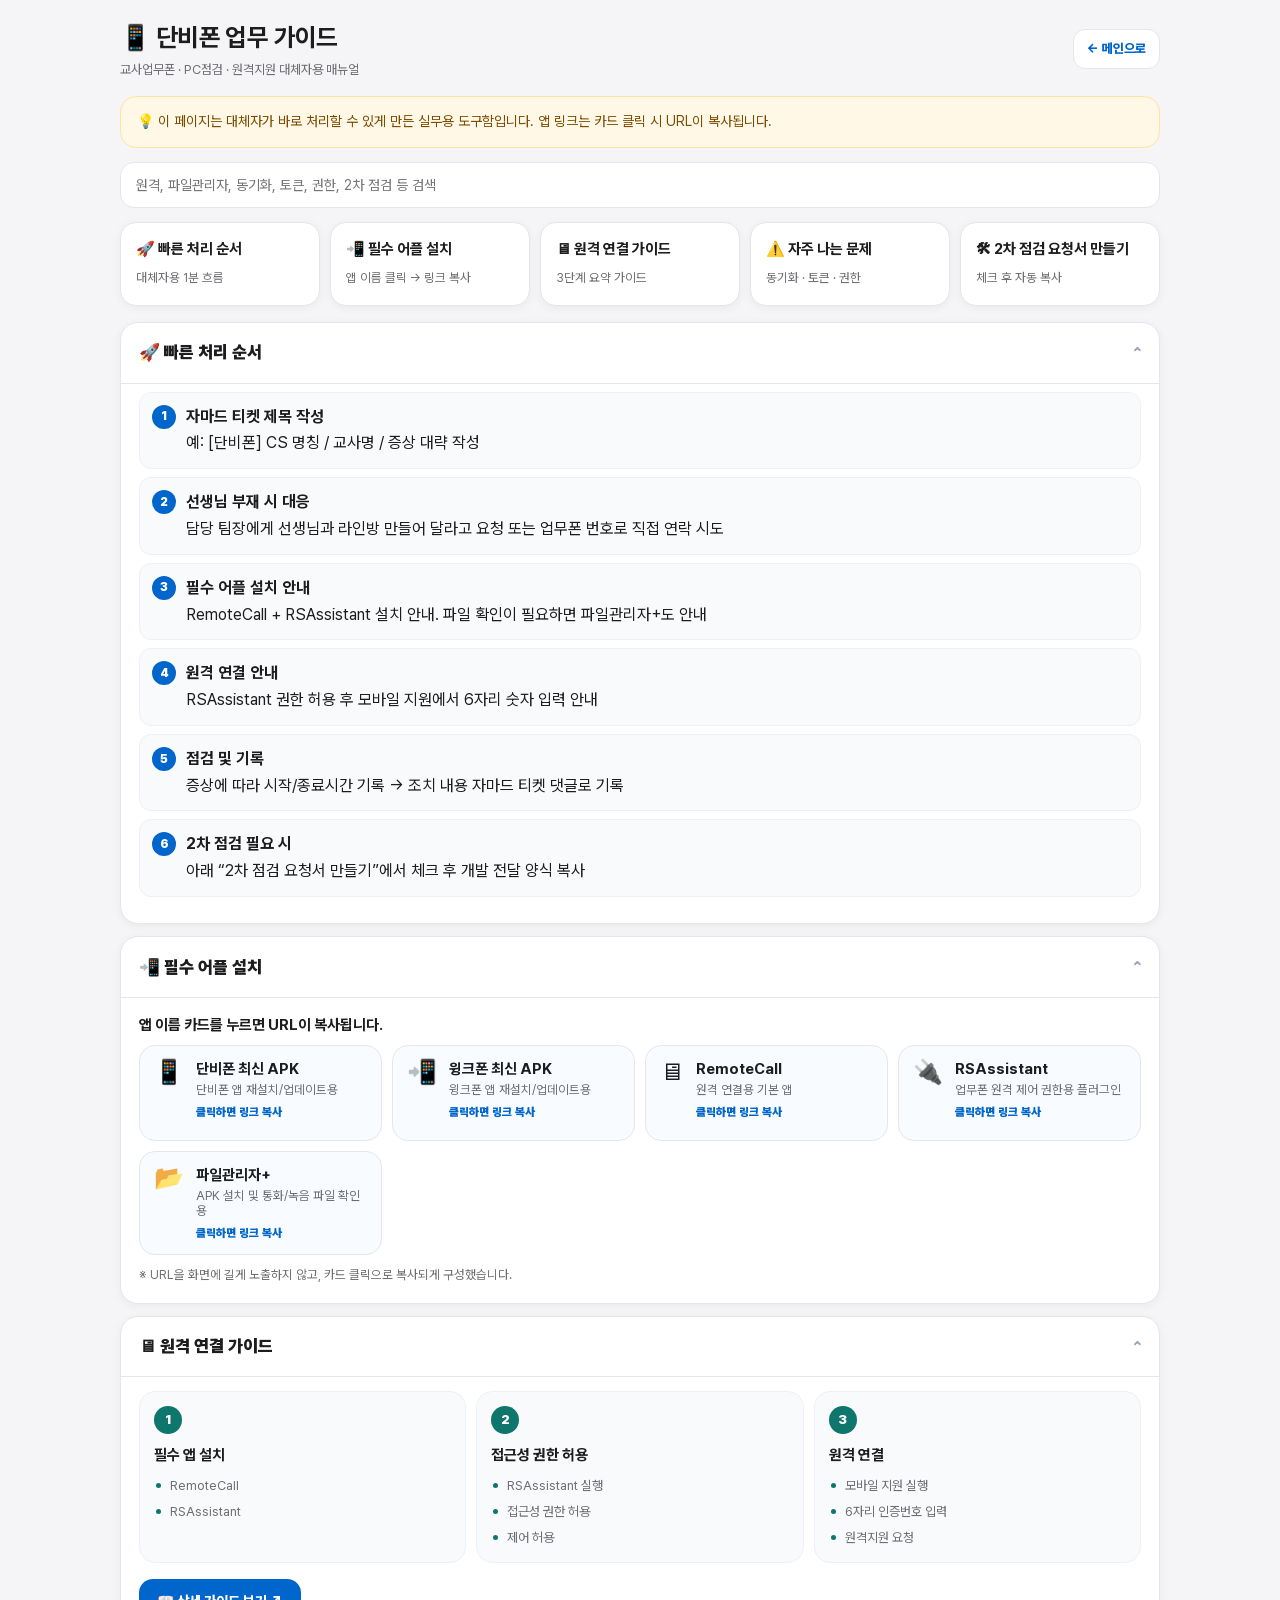
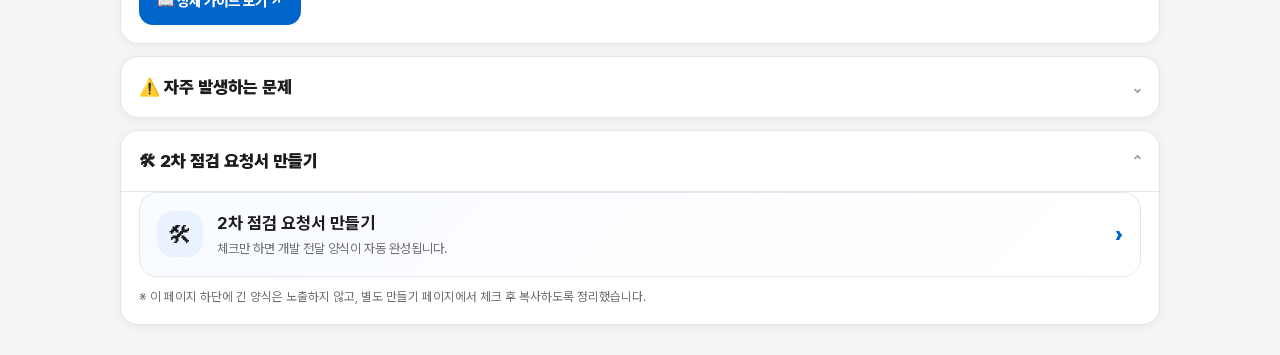
<file: danbiphone.html>
<!DOCTYPE html>
<html lang="ko">
<head>
<meta charset="UTF-8" />
<meta name="viewport" content="width=device-width, initial-scale=1.0" />
<title>📱 단비폰 업무 가이드</title>
<style>
@font-face{font-family:'Pretendard Variable';font-style:normal;font-weight:45 920;font-display:swap;
  src:url('pretendard.woff2') format('woff2');}
:root{
  --blue:#0066cc;--blue2:#eaf2ff;--ink:#1d1d1f;--sub:#6e6e73;--muted:#98a2b3;
  --bg:#f5f5f7;--card:#fff;--border:#e6e6ea;--green:#34c759;--orange:#ff9500;--red:#ff3b30;
  --purple:#6d28d9;--teal:#0f766e;--shadow:0 2px 10px rgba(0,0,0,.05);
}
*{box-sizing:border-box;margin:0;padding:0}
html{scroll-behavior:smooth}
body{font-family:'Pretendard Variable','Pretendard',-apple-system,BlinkMacSystemFont,'Apple SD Gothic Neo','Malgun Gothic',sans-serif;background:var(--bg);color:var(--ink);padding:18px;line-height:1.55;-webkit-font-smoothing:antialiased}
button,input,textarea,select{font-family:'Pretendard Variable','Pretendard',-apple-system,BlinkMacSystemFont,'Apple SD Gothic Neo','Malgun Gothic',sans-serif}
.wrap{max-width:1040px;margin:0 auto}
.top{display:flex;justify-content:space-between;align-items:center;gap:12px;margin-bottom:16px}
h1{font-size:25px;letter-spacing:-.6px}.sub{font-size:13px;color:var(--sub);margin-top:3px}.home{border:1px solid var(--border);background:var(--card);color:var(--blue);border-radius:12px;padding:9px 13px;text-decoration:none;font-size:13px;font-weight:800;white-space:nowrap}
.notice{background:#fff8e6;border:1px solid #ffe3a3;border-radius:16px;padding:14px 16px;margin-bottom:14px;color:#7a4b00;font-size:14px}
.search{margin-bottom:14px}.search input{width:100%;height:46px;border:1px solid var(--border);background:var(--card);border-radius:14px;padding:0 15px;font-family:inherit;font-size:14px;outline:none}.search input:focus{border-color:var(--blue);box-shadow:0 0 0 3px rgba(0,102,204,.12)}
.grid{display:grid;grid-template-columns:repeat(auto-fit,minmax(190px,1fr));gap:10px;margin-bottom:16px}.quick{background:var(--card);border:1px solid var(--border);border-radius:16px;padding:15px;text-decoration:none;color:var(--ink);box-shadow:var(--shadow);transition:.15s}.quick:hover{transform:translateY(-2px);border-color:#cfd2d8}.quick b{display:block;font-size:15px;margin-bottom:4px}.quick span{font-size:12.5px;color:var(--sub)}
.section{background:var(--card);border:1px solid var(--border);border-radius:18px;margin-bottom:12px;overflow:hidden;box-shadow:var(--shadow)}.section summary{cursor:pointer;list-style:none;padding:16px 18px;font-size:17px;font-weight:900;display:flex;align-items:center;justify-content:space-between}.section summary::-webkit-details-marker{display:none}.section summary:after{content:'⌄';color:var(--muted);font-size:18px}.section[open] summary:after{content:'⌃'}
.content{padding:0 18px 18px;border-top:1px solid var(--border)}h2{font-size:15px;margin:16px 0 8px}.small{font-size:12.5px;color:var(--sub)}
.step{counter-reset:num}.step li{list-style:none;position:relative;padding:12px 12px 12px 46px;background:#f8fafc;border:1px solid #edf0f5;border-radius:12px;margin:8px 0}.step li:before{counter-increment:num;content:counter(num);position:absolute;left:12px;top:12px;width:24px;height:24px;border-radius:50%;background:var(--blue);color:#fff;font-size:12px;font-weight:900;display:flex;align-items:center;justify-content:center}.step b{display:block;margin-bottom:2px}
.appgrid{display:grid;grid-template-columns:repeat(auto-fit,minmax(210px,1fr));gap:10px}.appcard{border:1px solid var(--border);background:#f8fbff;border-radius:16px;padding:14px;text-align:left;cursor:pointer;transition:.14s;min-height:96px;font-family:inherit;color:var(--ink);display:flex;gap:12px;align-items:flex-start}.appcard:hover{transform:translateY(-2px);border-color:var(--blue);box-shadow:0 6px 18px rgba(0,102,204,.12)}.appcard .ico{font-size:24px;line-height:1}.appcard strong{display:block;font-size:15px;margin-bottom:4px}.appcard span{display:block;font-size:12.5px;color:var(--sub)}.appcard em{display:inline-block;margin-top:8px;font-style:normal;font-size:11.5px;color:var(--blue);font-weight:900}.appcard.copied{border-color:var(--green);background:#f0fff4}.appcard.copied em{color:#15803d}.appnote{margin-top:10px;color:var(--sub);font-size:12.5px}
.remote-summary{display:grid;grid-template-columns:repeat(auto-fit,minmax(210px,1fr));gap:10px;margin-top:14px}.remote-card{background:#f8fafc;border:1px solid #edf0f5;border-radius:16px;padding:14px}.remote-card .num{width:28px;height:28px;border-radius:50%;display:flex;align-items:center;justify-content:center;background:var(--teal);color:#fff;font-size:13px;font-weight:900;margin-bottom:10px}.remote-card strong{display:block;font-size:15px;margin-bottom:5px}.remote-card p{font-size:13px;color:var(--sub)}
.rlist{list-style:none;margin-top:8px;display:grid;gap:6px}.rlist li{position:relative;padding-left:16px;font-size:13px;color:var(--sub)}.rlist li:before{content:'';position:absolute;left:2px;top:7px;width:5px;height:5px;border-radius:50%;background:var(--teal)}
.guide-btn{display:inline-flex;align-items:center;gap:7px;margin-top:16px;background:var(--blue);color:#fff;border-radius:14px;padding:12px 18px;text-decoration:none;font-weight:800;font-size:14px;transition:.14s}.guide-btn:hover{background:#0056ad;transform:translateY(-1px);box-shadow:0 8px 20px rgba(0,102,204,.22)}
.timeline{margin-top:14px;display:grid;gap:8px}.timeitem{display:grid;grid-template-columns:78px 1fr;gap:10px;align-items:start;background:#fff;border:1px solid var(--border);border-radius:14px;padding:11px 12px}.timeitem .label{font-size:12px;font-weight:900;color:var(--teal);background:#e6fffb;border-radius:999px;padding:5px 8px;text-align:center}.timeitem b{display:block;font-size:14px;margin-bottom:2px}.timeitem span{font-size:13px;color:var(--sub)}
.card{background:#f8fafc;border:1px solid #edf0f5;border-radius:14px;padding:13px;margin:9px 0}.card strong{display:block;margin-bottom:5px}.tag{display:inline-block;font-size:11.5px;font-weight:900;padding:3px 8px;border-radius:999px;margin-right:5px}.t-blue{background:#eaf2ff;color:#0066cc}.t-green{background:#e7f9ec;color:#1a8a3a}.t-orange{background:#fff3e0;color:#c06f00}.t-red{background:#fee2e2;color:#dc2626}.t-purple{background:#ede9fe;color:#6d28d9}
.tool-card{display:flex;gap:14px;align-items:center;border:1px solid var(--border);background:linear-gradient(135deg,#f8fbff,#fff);border-radius:18px;padding:17px;text-decoration:none;color:var(--ink);transition:.14s}.tool-card:hover{transform:translateY(-2px);border-color:var(--blue);box-shadow:0 8px 22px rgba(0,102,204,.13)}.tool-card .icon{width:46px;height:46px;border-radius:16px;background:var(--blue2);display:flex;align-items:center;justify-content:center;font-size:24px;flex:0 0 auto}.tool-card h3{font-size:17px;margin-bottom:3px}.tool-card p{font-size:13px;color:var(--sub)}.tool-card .go{margin-left:auto;color:var(--blue);font-weight:900;font-size:20px}
.hidden{display:none!important}.toast{position:fixed;left:50%;bottom:24px;transform:translateX(-50%);background:#111827;color:#fff;padding:11px 15px;border-radius:999px;font-size:13px;font-weight:900;display:none;z-index:1000;box-shadow:0 10px 30px rgba(0,0,0,.25)}
@media(max-width:640px){body{padding:12px}.top{align-items:flex-start}h1{font-size:21px}.grid,.appgrid,.remote-summary{grid-template-columns:1fr}.section summary{font-size:16px}.timeitem{grid-template-columns:1fr}.tool-card{align-items:flex-start}.tool-card .go{display:none}}
</style>
</head>
<body>
<div class="wrap">
  <div class="top">
    <div>
      <h1>📱 단비폰 업무 가이드</h1>
      <div class="sub">교사업무폰 · PC점검 · 원격지원 대체자용 매뉴얼</div>
    </div>
    <a class="home" href="index.html">← 메인으로</a>
  </div>

  <div class="notice">💡 이 페이지는 대체자가 바로 처리할 수 있게 만든 실무용 도구함입니다. 앱 링크는 카드 클릭 시 URL이 복사됩니다.</div>

  <div class="search"><input id="q" type="text" placeholder="원격, 파일관리자, 동기화, 토큰, 권한, 2차 점검 등 검색" autocomplete="off"></div>

  <div class="grid">
    <a class="quick" href="#flow"><b>🚀 빠른 처리 순서</b><span>대체자용 1분 흐름</span></a>
    <a class="quick" href="#apps"><b>📲 필수 어플 설치</b><span>앱 이름 클릭 → 링크 복사</span></a>
    <a class="quick" href="#remote"><b>🖥 원격 연결 가이드</b><span>3단계 요약 가이드</span></a>
    <a class="quick" href="#issues"><b>⚠️ 자주 나는 문제</b><span>동기화 · 토큰 · 권한</span></a>
    <a class="quick" href="#request"><b>🛠 2차 점검 요청서 만들기</b><span>체크 후 자동 복사</span></a>
  </div>

  <details class="section" id="flow" open>
    <summary>🚀 빠른 처리 순서</summary>
    <div class="content">
      <ol class="step">
        <li><b>자마드 티켓 제목 작성</b>예: [단비폰] CS 명칭 / 교사명 / 증상 대략 작성</li>
        <li><b>선생님 부재 시 대응</b>담당 팀장에게 선생님과 라인방 만들어 달라고 요청 또는 업무폰 번호로 직접 연락 시도</li>
        <li><b>필수 어플 설치 안내</b>RemoteCall + RSAssistant 설치 안내. 파일 확인이 필요하면 파일관리자+도 안내</li>
        <li><b>원격 연결 안내</b>RSAssistant 권한 허용 후 모바일 지원에서 6자리 숫자 입력 안내</li>
        <li><b>점검 및 기록</b>증상에 따라 시작/종료시간 기록 → 조치 내용 자마드 티켓 댓글로 기록</li>
        <li><b>2차 점검 필요 시</b>아래 “2차 점검 요청서 만들기”에서 체크 후 개발 전달 양식 복사</li>
      </ol>
    </div>
  </details>

  <details class="section" id="apps" open>
    <summary>📲 필수 어플 설치</summary>
    <div class="content">
      <h2>앱 이름 카드를 누르면 URL이 복사됩니다.</h2>
      <div class="appgrid">
        <button class="appcard" data-url="https://update.danbiedu.co.kr/apps/DANBIEDU/DanbiPhone.apk" onclick="copyAppUrl(this)">
          <div class="ico">📱</div><div><strong>단비폰 최신 APK</strong><span>단비폰 앱 재설치/업데이트용</span><em>클릭하면 링크 복사</em></div>
        </button>
        <button class="appcard" data-url="https://wink.co.kr/winkphone/winkphone-hotfix_os_s_v1.4.4.apk" onclick="copyAppUrl(this)">
          <div class="ico">📲</div><div><strong>윙크폰 최신 APK</strong><span>윙크폰 앱 재설치/업데이트용</span><em>클릭하면 링크 복사</em></div>
        </button>
        <button class="appcard" data-url="https://play.google.com/store/apps/details?id=com.rsupport.rs.activity.rsupport&pcampaignid=web_share" onclick="copyAppUrl(this)">
          <div class="ico">🖥</div><div><strong>RemoteCall</strong><span>원격 연결용 기본 앱</span><em>클릭하면 링크 복사</em></div>
        </button>
        <button class="appcard" data-url="https://play.google.com/store/apps/details?id=com.rsupport.android.plugin.assistant&pcampaignid=web_share" onclick="copyAppUrl(this)">
          <div class="ico">🔌</div><div><strong>RSAssistant</strong><span>업무폰 원격 제어 권한용 플러그인</span><em>클릭하면 링크 복사</em></div>
        </button>
        <button class="appcard" data-url="https://play.google.com/store/search?q=%ED%8C%8C%EC%9D%BC%EA%B4%80%EB%A6%AC%EC%9E%90%2B&c=apps" onclick="copyAppUrl(this)">
          <div class="ico">📂</div><div><strong>파일관리자+</strong><span>APK 설치 및 통화/녹음 파일 확인용</span><em>클릭하면 링크 복사</em></div>
        </button>
      </div>
      <p class="appnote">※ URL을 화면에 길게 노출하지 않고, 카드 클릭으로 복사되게 구성했습니다.</p>
    </div>
  </details>

  <details class="section" id="remote" open>
    <summary>🖥 원격 연결 가이드</summary>
    <div class="content">
      <div class="remote-summary">
        <div class="remote-card">
          <div class="num">1</div><strong>필수 앱 설치</strong>
          <ul class="rlist"><li>RemoteCall</li><li>RSAssistant</li></ul>
        </div>
        <div class="remote-card">
          <div class="num">2</div><strong>접근성 권한 허용</strong>
          <ul class="rlist"><li>RSAssistant 실행</li><li>접근성 권한 허용</li><li>제어 허용</li></ul>
        </div>
        <div class="remote-card">
          <div class="num">3</div><strong>원격 연결</strong>
          <ul class="rlist"><li>모바일 지원 실행</li><li>6자리 인증번호 입력</li><li>원격지원 요청</li></ul>
        </div>
      </div>
      <a class="guide-btn" href="https://drive.google.com/file/d/1esw4xL1Ksy3ksRTWnJaODPs3OGysyrb1/view?usp=sharing" target="_blank" rel="noopener">📖 상세 가이드 보기 ↗</a>
    </div>
  </details>

  <details class="section" id="issues">
    <summary>⚠️ 자주 발생하는 문제</summary>
    <div class="content">
      <div class="card"><span class="tag t-orange">동기화</span><strong>윙크폰 수동 동기화</strong>내장 메모리 &gt; Recoding &gt; Call 폴더에서 파일 확인 후 고객센터에 안 올라오면 main 폴더의 Call로 이동 후 재동기화 진행</div>
      <div class="card"><span class="tag t-red">토큰</span><strong>토큰값 안 생김 / -로 나옴</strong>앱 재설치, 설치 허용 권한, 와이파이 문제 여부 확인</div>
      <div class="card"><span class="tag t-blue">버전</span><strong>단비폰 최신 버전 확인</strong>필요 시 단비폰 최신 APK 링크 복사 후 재설치 안내</div>
      <div class="card"><span class="tag t-purple">권한</span><strong>원격 연결이 안 될 때</strong>RSAssistant 접근성 권한, 모바일 지원 전화/알림 권한, 출처를 알 수 없는 앱 설치 허용 여부 확인</div>
    </div>
  </details>

  <details class="section" id="request" open>
    <summary>🛠 2차 점검 요청서 만들기</summary>
    <div class="content">
      <a href="danbiphone_checklist_generator.html" class="tool-card">
        <div class="icon">🛠</div>
        <div>
          <h3>2차 점검 요청서 만들기</h3>
          <p>체크만 하면 개발 전달 양식이 자동 완성됩니다.</p>
        </div>
        <div class="go">›</div>
      </a>
      <p class="appnote">※ 이 페이지 하단에 긴 양식은 노출하지 않고, 별도 만들기 페이지에서 체크 후 복사하도록 정리했습니다.</p>
    </div>
  </details>
</div>

<div class="toast" id="toast">복사 완료</div>

<script>
function showToast(msg){
  var t=document.getElementById('toast');
  t.textContent=msg;
  t.style.display='block';
  setTimeout(function(){t.style.display='none';},1400);
}
function copyText(text){
  if(navigator.clipboard && navigator.clipboard.writeText){
    return navigator.clipboard.writeText(text);
  }
  var ta=document.createElement('textarea');
  ta.value=text;document.body.appendChild(ta);ta.select();document.execCommand('copy');ta.remove();
  return Promise.resolve();
}
function copyAppUrl(btn){
  var url=btn.getAttribute('data-url');
  var title=btn.querySelector('strong').textContent;
  copyText(url).then(function(){
    document.querySelectorAll('.appcard').forEach(function(c){c.classList.remove('copied'); var e=c.querySelector('em'); if(e) e.textContent='클릭하면 링크 복사';});
    btn.classList.add('copied');
    btn.querySelector('em').textContent='복사 완료';
    showToast('링크가 복사되었습니다');
    setTimeout(function(){btn.classList.remove('copied'); btn.querySelector('em').textContent='클릭하면 링크 복사';},1200);
  });
}
document.getElementById('q').addEventListener('input',function(){
  var q=this.value.trim().toLowerCase();
  document.querySelectorAll('.section').forEach(function(sec){
    var hit=sec.innerText.toLowerCase().indexOf(q)>=0;
    sec.classList.toggle('hidden',q && !hit);
    if(q && hit) sec.open=true;
  });
});
</script>
</body>
</html>
</file>
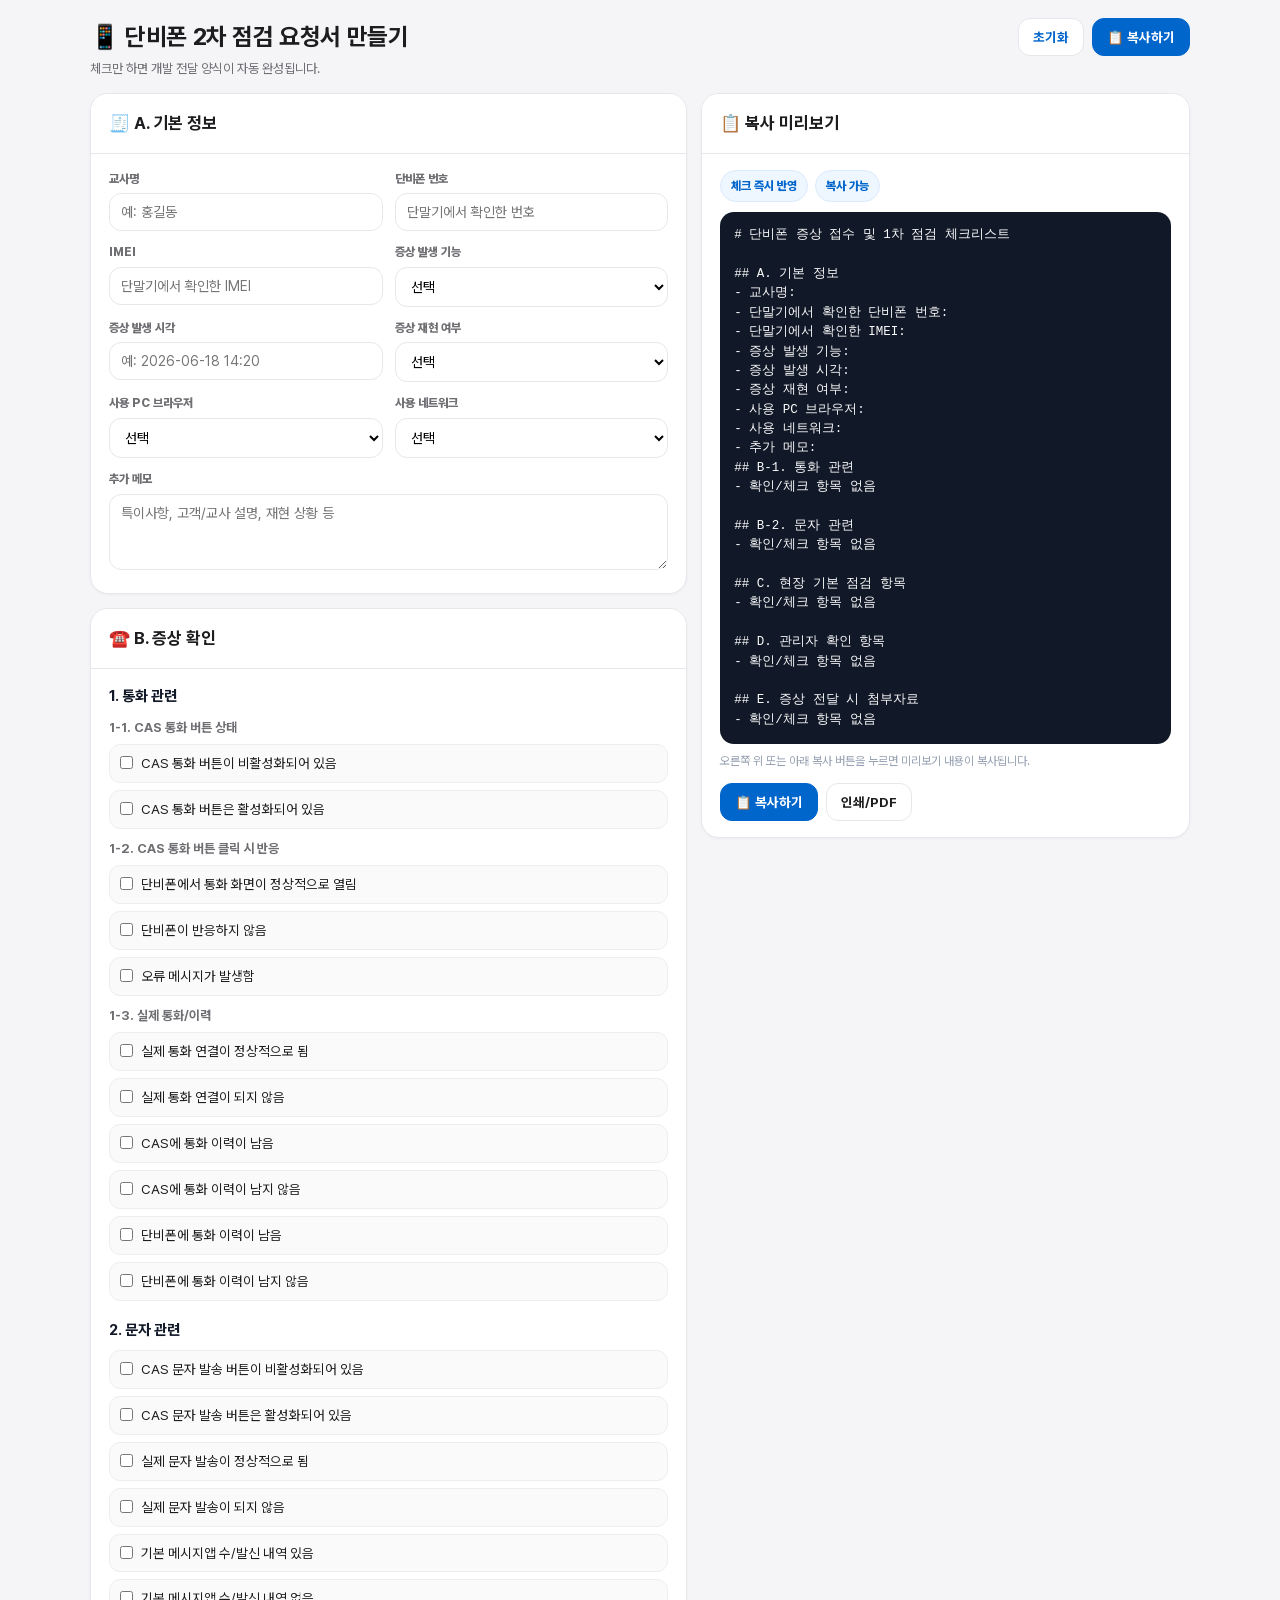
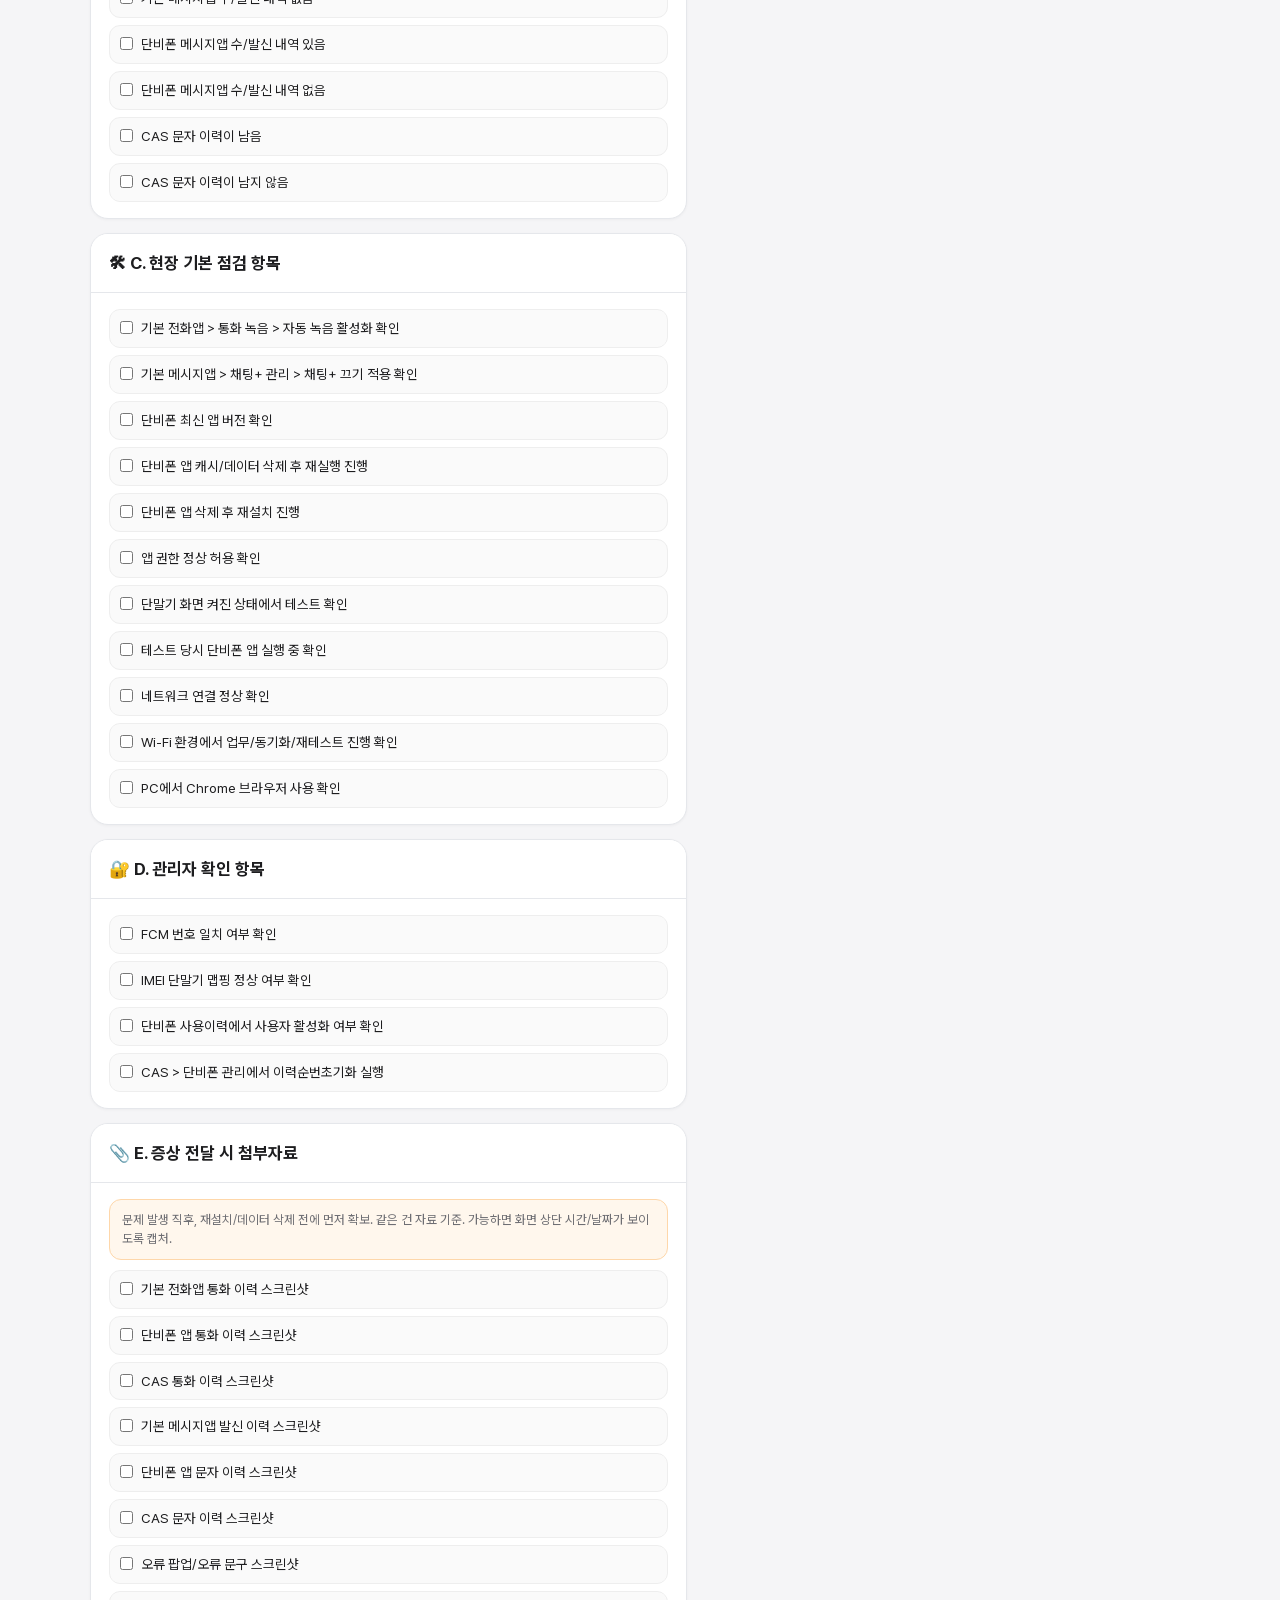
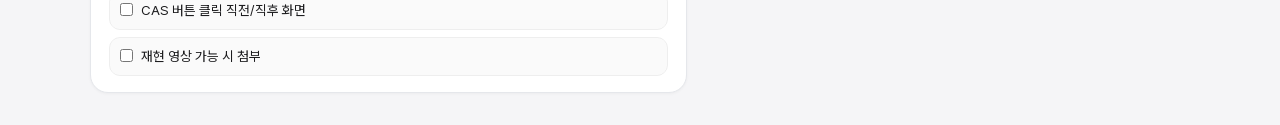
<file: danbiphone_checklist_generator.html>
<!DOCTYPE html>
<html lang="ko">
<head>
<meta charset="UTF-8" />
<meta name="viewport" content="width=device-width, initial-scale=1.0" />
<title>단비폰 2차 점검 요청서 만들기</title>
<style>
@font-face{font-family:'Pretendard Variable';font-style:normal;font-weight:45 920;font-display:swap;
  src:url('pretendard.woff2') format('woff2');}
:root{
  --bg:#f5f5f7; --card:#fff; --ink:#1d1d1f; --sub:#6e6e73; --muted:#98a2b3;
  --line:#e5e7eb; --blue:#0066cc; --blue2:#eef6ff; --green:#16a34a; --red:#dc2626; --orange:#ea580c;
}
*{box-sizing:border-box;margin:0;padding:0}
body{font-family:'Pretendard Variable','Pretendard',-apple-system,BlinkMacSystemFont,'Apple SD Gothic Neo','Malgun Gothic',sans-serif;background:var(--bg);color:var(--ink);padding:18px;line-height:1.55}
button,input,textarea,select{font-family:'Pretendard Variable','Pretendard',-apple-system,BlinkMacSystemFont,'Apple SD Gothic Neo','Malgun Gothic',sans-serif}
.wrap{max-width:1100px;margin:0 auto}
.top{display:flex;justify-content:space-between;gap:12px;align-items:flex-start;margin-bottom:14px}
h1{font-size:24px;letter-spacing:-.4px}
.desc{font-size:13px;color:var(--sub);margin-top:4px}
.actions{display:flex;gap:8px;flex-wrap:wrap}
button{font-family:inherit;border:1px solid var(--line);background:#fff;border-radius:12px;padding:10px 14px;font-weight:700;cursor:pointer;color:var(--ink)}
button.primary{background:var(--blue);border-color:var(--blue);color:#fff}
button.ghost{background:#fff;color:var(--blue)}
.grid{display:grid;grid-template-columns:1.1fr .9fr;gap:14px;align-items:start}
.card{background:var(--card);border:1px solid var(--line);border-radius:18px;overflow:hidden;box-shadow:0 1px 3px rgba(0,0,0,.04);margin-bottom:14px}
.card h2{font-size:17px;padding:16px 18px;border-bottom:1px solid var(--line);display:flex;align-items:center;gap:8px;background:#fff}
.body{padding:16px 18px}
.formgrid{display:grid;grid-template-columns:repeat(2,minmax(0,1fr));gap:12px}
.field label{display:block;font-size:12px;font-weight:800;color:var(--sub);margin-bottom:5px}
.field input,.field select,.field textarea{width:100%;border:1px solid var(--line);border-radius:12px;padding:10px 11px;font-family:inherit;font-size:14px;background:#fff;outline:none}
.field textarea{min-height:76px;resize:vertical}
.field input:focus,.field select:focus,.field textarea:focus{border-color:var(--blue);box-shadow:0 0 0 3px rgba(0,102,204,.12)}
.full{grid-column:1/-1}
.group{margin-bottom:18px}
.group:last-child{margin-bottom:0}
h3{font-size:15px;margin-bottom:8px;color:#111827}
h4{font-size:13px;margin:10px 0 6px;color:var(--sub)}
.checks{display:grid;gap:7px}
.chk{display:flex;gap:8px;align-items:flex-start;padding:8px 10px;background:#fafafa;border:1px solid #eee;border-radius:11px;font-size:13.5px}
.chk input{margin-top:3px;flex:0 0 auto}
.note{font-size:12.5px;color:var(--sub);background:#fff7ed;border:1px solid #fed7aa;padding:10px 12px;border-radius:12px;margin-bottom:10px}
.preview{position:sticky;top:12px}
#output{white-space:pre-wrap;background:#111827;color:#f9fafb;border-radius:14px;padding:14px;font-family:'Consolas','Menlo',monospace;font-size:12.5px;min-height:420px;max-height:70vh;overflow:auto}
.small{font-size:12px;color:var(--muted);margin-top:8px}
.pillbar{display:flex;gap:7px;flex-wrap:wrap;margin-bottom:10px}
.pill{font-size:12px;border-radius:999px;padding:6px 10px;background:var(--blue2);color:var(--blue);font-weight:800;border:1px solid #dbeafe}
.toast{position:fixed;left:50%;bottom:22px;transform:translateX(-50%);background:#111827;color:white;padding:11px 14px;border-radius:999px;font-size:13px;font-weight:800;display:none;z-index:99}
@media(max-width:900px){.grid{grid-template-columns:1fr}.preview{position:static}.formgrid{grid-template-columns:1fr}.top{display:block}.actions{margin-top:12px}}
@media print{body{background:#fff}.actions,.preview,.toast{display:none}.grid{display:block}.card{box-shadow:none;break-inside:avoid}}
</style>
</head>
<body>
<div class="wrap">
  <div class="top">
    <div>
      <h1>📱 단비폰 2차 점검 요청서 만들기</h1>
      <p class="desc">체크만 하면 개발 전달 양식이 자동 완성됩니다.</p>
    </div>
    <div class="actions">
      <button class="ghost" onclick="clearAll()">초기화</button>
      <button class="primary" onclick="copyOutput()">📋 복사하기</button>
    </div>
  </div>

  <div class="grid">
    <main>
      <section class="card">
        <h2>🧾 A. 기본 정보</h2>
        <div class="body formgrid">
          <div class="field"><label>교사명</label><input data-field="교사명" placeholder="예: 홍길동"></div>
          <div class="field"><label>단비폰 번호</label><input data-field="단비폰 번호" placeholder="단말기에서 확인한 번호"></div>
          <div class="field"><label>IMEI</label><input data-field="IMEI" placeholder="단말기에서 확인한 IMEI"></div>
          <div class="field"><label>증상 발생 기능</label><select data-field="증상 발생 기능"><option value="">선택</option><option>통화</option><option>문자</option><option>통화 / 문자 둘 다</option></select></div>
          <div class="field"><label>증상 발생 시각</label><input data-field="증상 발생 시각" placeholder="예: 2026-06-18 14:20"></div>
          <div class="field"><label>증상 재현 여부</label><select data-field="증상 재현 여부"><option value="">선택</option><option>항상</option><option>간헐적</option><option>1회성</option><option>확인못함</option></select></div>
          <div class="field"><label>사용 PC 브라우저</label><select data-field="사용 PC 브라우저"><option value="">선택</option><option>Chrome</option><option>Edge</option><option>기타</option><option>확인못함</option></select></div>
          <div class="field"><label>사용 네트워크</label><select data-field="사용 네트워크"><option value="">선택</option><option>Wi-Fi</option><option>모바일데이터</option><option>확인못함</option></select></div>
          <div class="field full"><label>추가 메모</label><textarea data-field="추가 메모" placeholder="특이사항, 고객/교사 설명, 재현 상황 등"></textarea></div>
        </div>
      </section>

      <section class="card">
        <h2>☎️ B. 증상 확인</h2>
        <div class="body">
          <div class="group">
            <h3>1. 통화 관련</h3>
            <h4>1-1. CAS 통화 버튼 상태</h4>
            <div class="checks" data-section="통화 관련">
              <label class="chk"><input type="checkbox" data-text="CAS 통화 버튼이 비활성화되어 있음">CAS 통화 버튼이 비활성화되어 있음</label>
              <label class="chk"><input type="checkbox" data-text="CAS 통화 버튼은 활성화되어 있음">CAS 통화 버튼은 활성화되어 있음</label>
            </div>
            <h4>1-2. CAS 통화 버튼 클릭 시 반응</h4>
            <div class="checks" data-section="통화 관련">
              <label class="chk"><input type="checkbox" data-text="단비폰에서 통화 화면이 정상적으로 열림">단비폰에서 통화 화면이 정상적으로 열림</label>
              <label class="chk"><input type="checkbox" data-text="단비폰이 반응하지 않음">단비폰이 반응하지 않음</label>
              <label class="chk"><input type="checkbox" data-text="오류 메시지가 발생함">오류 메시지가 발생함</label>
            </div>
            <h4>1-3. 실제 통화/이력</h4>
            <div class="checks" data-section="통화 관련">
              <label class="chk"><input type="checkbox" data-text="실제 통화 연결이 정상적으로 됨">실제 통화 연결이 정상적으로 됨</label>
              <label class="chk"><input type="checkbox" data-text="실제 통화 연결이 되지 않음">실제 통화 연결이 되지 않음</label>
              <label class="chk"><input type="checkbox" data-text="CAS에 통화 이력이 남음">CAS에 통화 이력이 남음</label>
              <label class="chk"><input type="checkbox" data-text="CAS에 통화 이력이 남지 않음">CAS에 통화 이력이 남지 않음</label>
              <label class="chk"><input type="checkbox" data-text="단비폰에 통화 이력이 남음">단비폰에 통화 이력이 남음</label>
              <label class="chk"><input type="checkbox" data-text="단비폰에 통화 이력이 남지 않음">단비폰에 통화 이력이 남지 않음</label>
            </div>
          </div>

          <div class="group">
            <h3>2. 문자 관련</h3>
            <div class="checks" data-section="문자 관련">
              <label class="chk"><input type="checkbox" data-text="CAS 문자 발송 버튼이 비활성화되어 있음">CAS 문자 발송 버튼이 비활성화되어 있음</label>
              <label class="chk"><input type="checkbox" data-text="CAS 문자 발송 버튼은 활성화되어 있음">CAS 문자 발송 버튼은 활성화되어 있음</label>
              <label class="chk"><input type="checkbox" data-text="실제 문자 발송이 정상적으로 됨">실제 문자 발송이 정상적으로 됨</label>
              <label class="chk"><input type="checkbox" data-text="실제 문자 발송이 되지 않음">실제 문자 발송이 되지 않음</label>
              <label class="chk"><input type="checkbox" data-text="기본 메시지앱 수/발신 내역 있음">기본 메시지앱 수/발신 내역 있음</label>
              <label class="chk"><input type="checkbox" data-text="기본 메시지앱 수/발신 내역 없음">기본 메시지앱 수/발신 내역 없음</label>
              <label class="chk"><input type="checkbox" data-text="단비폰 메시지앱 수/발신 내역 있음">단비폰 메시지앱 수/발신 내역 있음</label>
              <label class="chk"><input type="checkbox" data-text="단비폰 메시지앱 수/발신 내역 없음">단비폰 메시지앱 수/발신 내역 없음</label>
              <label class="chk"><input type="checkbox" data-text="CAS 문자 이력이 남음">CAS 문자 이력이 남음</label>
              <label class="chk"><input type="checkbox" data-text="CAS 문자 이력이 남지 않음">CAS 문자 이력이 남지 않음</label>
            </div>
          </div>
        </div>
      </section>

      <section class="card">
        <h2>🛠 C. 현장 기본 점검 항목</h2>
        <div class="body checks" data-section="현장 기본 점검">
          <label class="chk"><input type="checkbox" data-text="기본 전화앱 > 통화 녹음 > 통화 자동 녹음 활성화 확인">기본 전화앱 > 통화 녹음 > 자동 녹음 활성화 확인</label>
          <label class="chk"><input type="checkbox" data-text="기본 메시지앱 > 채팅+ 관리 > 채팅+ 끄기 적용 확인">기본 메시지앱 > 채팅+ 관리 > 채팅+ 끄기 적용 확인</label>
          <label class="chk"><input type="checkbox" data-text="단비폰 최신 앱 버전 확인">단비폰 최신 앱 버전 확인</label>
          <label class="chk"><input type="checkbox" data-text="단비폰 앱 캐시/데이터 삭제 후 재실행 진행">단비폰 앱 캐시/데이터 삭제 후 재실행 진행</label>
          <label class="chk"><input type="checkbox" data-text="단비폰 앱 삭제 후 재설치 진행">단비폰 앱 삭제 후 재설치 진행</label>
          <label class="chk"><input type="checkbox" data-text="앱 권한 정상 허용 확인">앱 권한 정상 허용 확인</label>
          <label class="chk"><input type="checkbox" data-text="단말기 화면이 켜진 상태에서 테스트 확인">단말기 화면 켜진 상태에서 테스트 확인</label>
          <label class="chk"><input type="checkbox" data-text="테스트 당시 단비폰 앱 실행 중 확인">테스트 당시 단비폰 앱 실행 중 확인</label>
          <label class="chk"><input type="checkbox" data-text="네트워크 연결 정상 확인">네트워크 연결 정상 확인</label>
          <label class="chk"><input type="checkbox" data-text="Wi-Fi 환경에서 업무/동기화/재테스트 진행 확인">Wi-Fi 환경에서 업무/동기화/재테스트 진행 확인</label>
          <label class="chk"><input type="checkbox" data-text="PC에서 Chrome 브라우저 사용 확인">PC에서 Chrome 브라우저 사용 확인</label>
        </div>
      </section>

      <section class="card">
        <h2>🔐 D. 관리자 확인 항목</h2>
        <div class="body checks" data-section="관리자 확인">
          <label class="chk"><input type="checkbox" data-text="FCM 번호 일치 여부 확인">FCM 번호 일치 여부 확인</label>
          <label class="chk"><input type="checkbox" data-text="IMEI 단말기 맵핑 정상 여부 확인">IMEI 단말기 맵핑 정상 여부 확인</label>
          <label class="chk"><input type="checkbox" data-text="단비폰 사용이력에서 사용자 활성화 여부 확인">단비폰 사용이력에서 사용자 활성화 여부 확인</label>
          <label class="chk"><input type="checkbox" data-text="CAS > 단비폰 관리에서 이력순번초기화 실행">CAS > 단비폰 관리에서 이력순번초기화 실행</label>
        </div>
      </section>

      <section class="card">
        <h2>📎 E. 증상 전달 시 첨부자료</h2>
        <div class="body">
          <div class="note">문제 발생 직후, 재설치/데이터 삭제 전에 먼저 확보. 같은 건 자료 기준. 가능하면 화면 상단 시간/날짜가 보이도록 캡처.</div>
          <div class="checks" data-section="첨부자료">
            <label class="chk"><input type="checkbox" data-text="기본 전화앱 통화 이력 스크린샷 첨부">기본 전화앱 통화 이력 스크린샷</label>
            <label class="chk"><input type="checkbox" data-text="단비폰 앱 통화 이력 스크린샷 첨부">단비폰 앱 통화 이력 스크린샷</label>
            <label class="chk"><input type="checkbox" data-text="CAS 통화 이력 스크린샷 첨부">CAS 통화 이력 스크린샷</label>
            <label class="chk"><input type="checkbox" data-text="기본 메시지앱 발신 이력 스크린샷 첨부">기본 메시지앱 발신 이력 스크린샷</label>
            <label class="chk"><input type="checkbox" data-text="단비폰 앱 문자 이력 스크린샷 첨부">단비폰 앱 문자 이력 스크린샷</label>
            <label class="chk"><input type="checkbox" data-text="CAS 문자 이력 스크린샷 첨부">CAS 문자 이력 스크린샷</label>
            <label class="chk"><input type="checkbox" data-text="오류 팝업/오류 문구 스크린샷 첨부">오류 팝업/오류 문구 스크린샷</label>
            <label class="chk"><input type="checkbox" data-text="CAS 버튼 클릭 직전/직후 화면 첨부">CAS 버튼 클릭 직전/직후 화면</label>
            <label class="chk"><input type="checkbox" data-text="재현 영상 첨부 가능">재현 영상 가능 시 첨부</label>
          </div>
        </div>
      </section>
    </main>

    <aside class="card preview">
      <h2>📋 복사 미리보기</h2>
      <div class="body">
        <div class="pillbar"><span class="pill">체크 즉시 반영</span><span class="pill">복사 가능</span></div>
        <pre id="output"></pre>
        <p class="small">오른쪽 위 또는 아래 복사 버튼을 누르면 미리보기 내용이 복사됩니다.</p>
        <div class="actions" style="margin-top:12px"><button class="primary" onclick="copyOutput()">📋 복사하기</button><button onclick="window.print()">인쇄/PDF</button></div>
      </div>
    </aside>
  </div>
</div>
<div class="toast" id="toast">복사 완료</div>
<script>
function val(name){
  var el=document.querySelector('[data-field="'+name+'"]');
  return el ? (el.value || '').trim() : '';
}
function checkedBySection(){
  var obj={};
  document.querySelectorAll('input[type="checkbox"][data-text]').forEach(function(c){
    if(!c.checked) return;
    var sec=c.closest('[data-section]');
    var key=sec ? sec.getAttribute('data-section') : '기타';
    if(!obj[key]) obj[key]=[];
    obj[key].push(c.getAttribute('data-text'));
  });
  return obj;
}
function sectionText(title, arr){
  if(!arr || !arr.length) return '## '+title+'\n- 확인/체크 항목 없음\n';
  return '## '+title+'\n' + arr.map(function(x){return '- [x] '+x;}).join('\n') + '\n';
}
function makeOutput(){
  var sections=checkedBySection();
  var base=[
    '# 단비폰 증상 접수 및 1차 점검 체크리스트',
    '',
    '## A. 기본 정보',
    '- 교사명: '+(val('교사명')||''),
    '- 단말기에서 확인한 단비폰 번호: '+(val('단비폰 번호')||''),
    '- 단말기에서 확인한 IMEI: '+(val('IMEI')||''),
    '- 증상 발생 기능: '+(val('증상 발생 기능')||''),
    '- 증상 발생 시각: '+(val('증상 발생 시각')||''),
    '- 증상 재현 여부: '+(val('증상 재현 여부')||''),
    '- 사용 PC 브라우저: '+(val('사용 PC 브라우저')||''),
    '- 사용 네트워크: '+(val('사용 네트워크')||''),
    '- 추가 메모: '+(val('추가 메모')||''),
    ''
  ].join('\n');
  var out=base;
  out += sectionText('B-1. 통화 관련', sections['통화 관련']);
  out += '\n' + sectionText('B-2. 문자 관련', sections['문자 관련']);
  out += '\n' + sectionText('C. 현장 기본 점검 항목', sections['현장 기본 점검']);
  out += '\n' + sectionText('D. 관리자 확인 항목', sections['관리자 확인']);
  out += '\n' + sectionText('E. 증상 전달 시 첨부자료', sections['첨부자료']);
  return out.trim();
}
function updateOutput(){document.getElementById('output').textContent=makeOutput();}
function copyOutput(){
  var text=makeOutput();
  navigator.clipboard.writeText(text).then(function(){showToast('복사 완료');}).catch(function(){
    var t=document.createElement('textarea'); t.value=text; document.body.appendChild(t); t.select(); document.execCommand('copy'); t.remove(); showToast('복사 완료');
  });
}
function showToast(msg){var t=document.getElementById('toast'); t.textContent=msg; t.style.display='block'; setTimeout(function(){t.style.display='none';},1600);}
function clearAll(){
  if(!confirm('입력/체크한 내용을 모두 초기화할까요?')) return;
  document.querySelectorAll('input, textarea, select').forEach(function(el){
    if(el.type==='checkbox') el.checked=false; else el.value='';
  });
  updateOutput();
}
document.addEventListener('input', updateOutput);
document.addEventListener('change', updateOutput);
updateOutput();
</script>
</body>
</html>
</file>
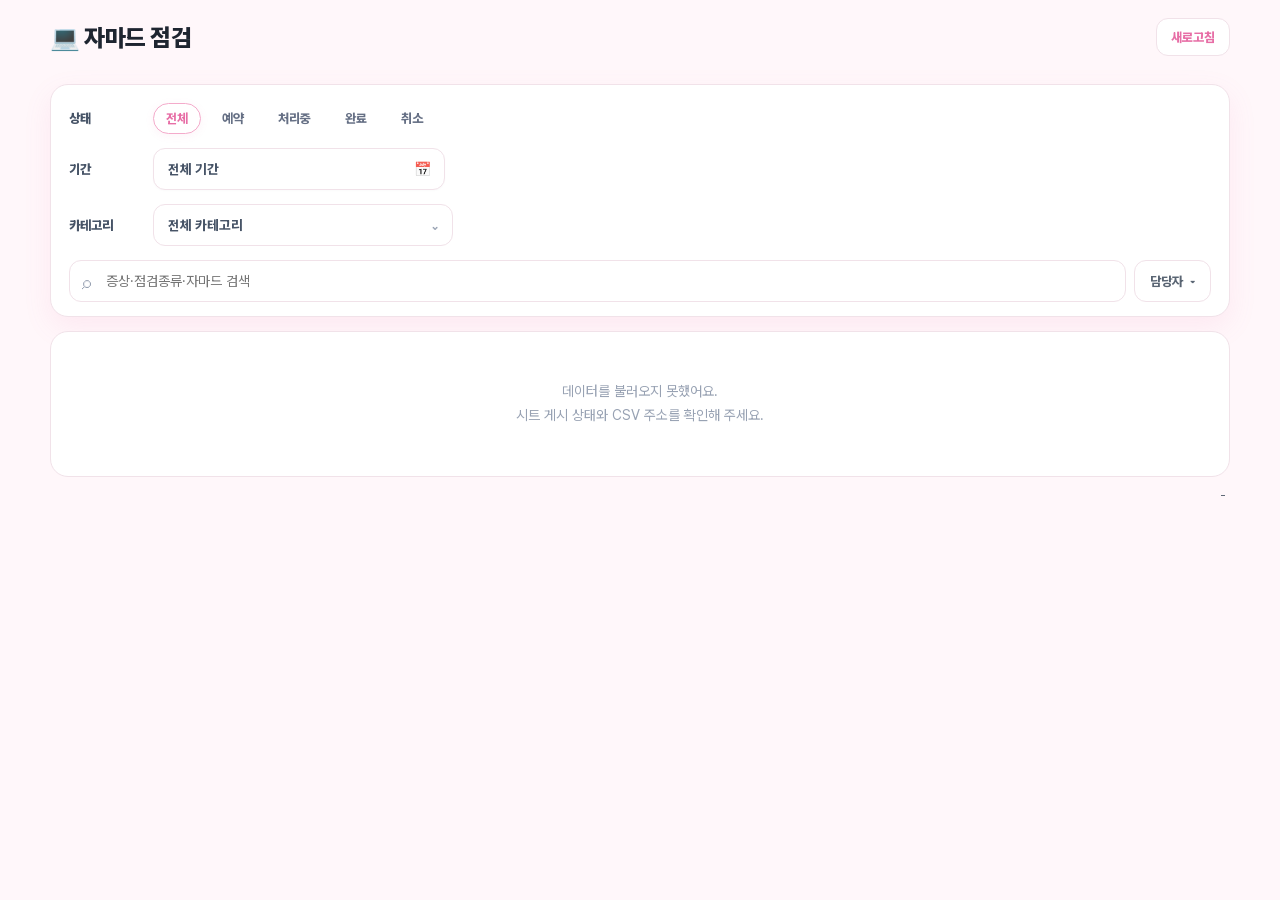
<file: 점검현황.html>
<!DOCTYPE html>
<html lang="ko">
<head>
<meta charset="UTF-8">
<meta name="viewport" content="width=device-width, initial-scale=1.0">
<title>💻 자마드 점검</title>
<script>
  var SHEET_CSV_URL = "https://docs.google.com/spreadsheets/d/e/2PACX-1vTGdaw55jIrzBzL_Mg9Q-MbCgyqK-8oPrEsk32q8gT218vd6YHTJDPtep7vCPfFABzjGmuxokXI7f0t/pub?gid=742834396&single=true&output=csv";
</script>
<style>
@font-face{font-family:'Pretendard Variable';font-style:normal;font-weight:45 920;font-display:swap;src:url('pretendard.woff2') format('woff2');}
:root{
  --bg:#FFF7FA;--panel:#fff;--line:#F1E2E9;--ink:#1E2530;--sub:#5A6573;--muted:#98A2B3;
  --blue:#E76EA6;--blue2:#FCF1F6;--blue-deep:#9F3A69;--blue-light:#F4ABCB;--blue-soft2:#F8DEEA;
  --green:#12b76a;--greenBg:#ecfdf3;--orange:#f97316;--orangeBg:#fff7ed;
  --red:#ef4444;--redBg:#fef2f2;--purple:#6d28d9;--purpleBg:#f3e8ff;--gray:#667085;--grayBg:#f2f4f7;
  --shadow:0 10px 28px rgba(231,110,166,.10);
}
*{box-sizing:border-box;margin:0;padding:0}
body{min-height:100vh;background:var(--bg);font-family:'Pretendard Variable','Pretendard',-apple-system,BlinkMacSystemFont,'Apple SD Gothic Neo','Malgun Gothic',sans-serif;color:var(--ink);padding:18px;-webkit-font-smoothing:antialiased;}
button,input,select{font-family:inherit}.wrap{max-width:1180px;margin:0 auto}.top{display:flex;justify-content:space-between;align-items:center;gap:12px;margin-bottom:14px}.title{display:flex;align-items:center;gap:8px;font-size:24px;font-weight:850;letter-spacing:-.5px}.right{display:flex;gap:10px;align-items:center}.updated{font-size:12px;color:var(--muted)}.refresh{height:38px;border:1px solid var(--line);border-radius:12px;background:#fff;color:var(--blue);font-size:13px;font-weight:800;padding:0 14px;cursor:pointer}.refresh:hover{background:#FCF1F6}
.summary{display:grid;grid-template-columns:repeat(5,minmax(130px,1fr));gap:12px;margin-bottom:14px}.chip{background:#fff;border:1px solid var(--line);border-radius:16px;padding:15px 16px 13px;cursor:pointer;box-shadow:0 2px 8px rgba(15,23,42,.03);transition:.14s}.chip:hover{transform:translateY(-1px);border-color:#cbd5e1}.chip.on{border-color:var(--blue);box-shadow:0 0 0 3px rgba(231,110,166,.12),0 6px 14px rgba(231,110,166,.06)}.chip .n{font-size:28px;font-weight:850;letter-spacing:-.7px}.chip .l{margin-top:8px;font-size:12.5px;color:var(--sub);font-weight:700;display:flex;gap:7px;align-items:center}.chip .l:before{content:'';width:8px;height:8px;border-radius:50%;background:var(--muted)}.chip[data-k="all"] .l:before,.chip[data-k="book"] .l:before{background:var(--blue)}.chip[data-k="prog"] .l:before{background:var(--orange)}.chip[data-k="done"] .l:before{background:var(--green)}.chip[data-k="cancel"] .l:before{background:var(--red)}
.toolbar{background:#fff;border:1px solid var(--line);border-radius:18px;padding:18px 18px 14px;margin-bottom:14px;box-shadow:var(--shadow);display:grid;gap:14px}.filter-line{display:flex;gap:14px;align-items:center;flex-wrap:wrap}.filter-label{width:70px;flex:0 0 auto;font-size:13px;color:#475467;font-weight:850;letter-spacing:-.1px}.tabs{display:flex;gap:8px;align-items:center;flex-wrap:wrap}.tab{border:1px solid transparent;background:transparent;color:#667085;font-size:13px;font-weight:750;padding:7px 12px;border-radius:999px;cursor:pointer}.tab:hover{background:#f8fafc;border-color:var(--line)}.tab.on{background:#fff;color:var(--blue);border-color:#F4ABCB;box-shadow:0 2px 8px rgba(231,110,166,.08)}
.period-wrap{position:relative;min-width:292px}.period-btn{height:42px;width:100%;border:1px solid var(--line);background:#fff;border-radius:12px;padding:0 62px 0 14px;text-align:left;font-size:13.5px;font-weight:750;color:#475467;cursor:pointer;box-shadow:0 1px 2px rgba(15,23,42,.02)}.period-btn:after{content:'📅';position:absolute;right:14px;top:50%;transform:translateY(-50%);font-size:14px;opacity:.85;pointer-events:none}.period-clear{position:absolute;right:38px;top:50%;transform:translateY(-50%);width:22px;height:22px;border:none;border-radius:999px;background:#f2f4f7;color:#98a2b3;font-size:15px;font-weight:900;line-height:1;display:none;align-items:center;justify-content:center;cursor:pointer;z-index:2}.period-clear:hover{background:#fee2e2;color:#dc2626}.period-wrap.has-range .period-clear{display:flex}.range-popover{position:absolute;left:0;top:48px;width:340px;background:#fff;border:1px solid var(--line);border-radius:16px;box-shadow:0 18px 50px rgba(15,23,42,.18);padding:14px;z-index:50;display:none}.range-popover.show{display:block}.range-title{font-size:13px;font-weight:850;color:#344054;margin-bottom:9px}.month-shortcuts{display:flex;gap:6px;overflow-x:auto;padding-bottom:8px;margin-bottom:8px}.month-shortcuts button{border:1px solid var(--line);background:#f8fafc;border-radius:999px;padding:6px 10px;font-size:12px;font-weight:750;color:#475467;cursor:pointer;white-space:nowrap}.month-shortcuts button:hover{border-color:#F4ABCB;color:var(--blue);background:#FCF1F6}.calendar-head{display:flex;align-items:center;justify-content:space-between;padding:8px 0;border-top:1px solid #f0f2f5}.calendar-head button{border:none;background:#f8fafc;width:30px;height:30px;border-radius:9px;cursor:pointer;color:#667085;font-weight:900}.calendar-head strong{font-size:14px}.cal-week,.cal-grid{display:grid;grid-template-columns:repeat(7,1fr);gap:5px}.cal-week span{text-align:center;font-size:11px;font-weight:750;color:#98a2b3;padding:6px 0}.day{border:none;background:#fff;height:34px;border-radius:9px;font-size:13px;color:#344054;cursor:pointer}.day:hover{background:#FCF1F6;color:var(--blue)}.day.muted{color:#d0d5dd;cursor:default}.day.muted:hover{background:#fff;color:#d0d5dd}.day.start,.day.end{background:var(--blue);color:#fff;font-weight:850}.day.inrange{background:#F8DEEA;color:var(--blue);font-weight:750}.range-hint{font-size:12px;color:#667085;margin:9px 0 8px;line-height:1.45}.range-actions{display:flex;gap:7px;justify-content:flex-end;border-top:1px solid #f0f2f5;padding-top:10px}.range-actions button{border:1px solid var(--line);background:#fff;border-radius:10px;padding:8px 10px;font-size:12.5px;font-weight:750;cursor:pointer;color:#475467}.range-actions button.primary{background:var(--blue);border-color:var(--blue);color:#fff}.range-actions button.primary:disabled{background:#d0d5dd;border-color:#d0d5dd;color:#fff;cursor:not-allowed}
.cat-wrap{position:relative;min-width:300px}.cat-btn{height:42px;width:100%;border:1px solid var(--line);background:#fff;border-radius:12px;padding:0 38px 0 14px;text-align:left;font-size:13.5px;font-weight:750;color:#475467;cursor:pointer;position:relative}.cat-btn:after{content:'⌄';position:absolute;right:14px;top:50%;transform:translateY(-50%);color:#98a2b3;font-weight:900}.cat-menu{position:absolute;left:0;top:48px;width:100%;max-height:320px;overflow:auto;background:#fff;border:1px solid var(--line);border-radius:14px;box-shadow:0 16px 44px rgba(15,23,42,.16);z-index:45;display:none;padding:6px}.cat-menu.show{display:block}.cat-option{width:100%;border:none;background:#fff;text-align:left;border-radius:10px;padding:9px 10px;font-size:13px;color:#475467;font-weight:650;cursor:pointer;display:flex;justify-content:space-between;gap:8px}.cat-option:hover{background:#f8fafc}.cat-option.on{background:#FCF1F6;color:var(--blue);font-weight:850}.cat-option.on:after{content:'✓'}
.controls{display:flex;gap:8px;align-items:center;flex-wrap:wrap}.search{flex:1;min-width:260px;position:relative}.search:before{content:'⌕';position:absolute;left:13px;top:50%;transform:translateY(-50%);color:var(--muted);font-size:18px}.search input{height:42px;width:100%;border:1px solid var(--line);border-radius:12px;background:#fff;padding:0 14px 0 36px;outline:none;font-size:14px;color:#344054}.search input:focus{border-color:var(--blue);box-shadow:0 0 0 3px rgba(231,110,166,.12)}.owner-wrap{position:relative}.mine{display:flex;align-items:center;gap:7px;height:42px;border:1px solid var(--line);background:#fff;border-radius:12px;padding:0 15px;font-size:13px;font-weight:750;color:var(--sub);cursor:pointer;transition:all .15s}.mine:hover{border-color:var(--blue-soft2)}.mine.on{border-color:var(--blue-light);background:var(--blue2);color:var(--blue-deep)}.mine .cv{font-size:10px;transition:transform .25s ease}.mine.on .cv{transform:rotate(180deg)}#memberPicker{position:absolute;top:48px;right:0;z-index:50;min-width:190px;background:#fff;border:1px solid var(--line);border-radius:16px;padding:6px;display:flex;flex-direction:column;gap:2px;box-shadow:0 16px 40px rgba(159,58,105,.18);opacity:0;transform:translateY(-8px) scale(.97);transform-origin:top right;pointer-events:none;transition:opacity .18s ease,transform .22s cubic-bezier(.16,1,.3,1)}#memberPicker.open{opacity:1;transform:translateY(0) scale(1);pointer-events:auto}#memberPicker button{display:flex;align-items:center;gap:10px;width:100%;text-align:left;border:none;background:transparent;border-radius:11px;padding:7px 12px 7px 7px;font-family:inherit;font-size:14px;font-weight:600;color:var(--ink);cursor:pointer;white-space:nowrap;transition:background .12s}#memberPicker button .av{width:30px;height:30px;flex:0 0 auto;display:block;border-radius:50%}#memberPicker button:hover{background:var(--blue2)}#memberPicker button.active{background:var(--blue2);color:var(--blue-deep)}#memberPicker button.active::after{content:'✓';margin-left:auto;padding-left:10px;color:var(--blue);font-weight:800}.who{display:flex;align-items:center;gap:7px}.who .av{width:22px;height:22px;border-radius:50%;flex:0 0 auto}
.table-card{background:#fff;border:1px solid var(--line);border-radius:18px;overflow:hidden;box-shadow:var(--shadow)}.thead,.tr-main{display:grid;grid-template-columns:minmax(240px,1.7fr) 120px 100px 86px 112px;gap:12px;align-items:center}.thead{height:52px;background:#fbfcff;border-bottom:1px solid var(--line);padding:0 20px;font-size:12px;color:var(--sub);font-weight:850}.sortable{border:none;background:transparent;color:var(--sub);font-size:12px;font-weight:850;cursor:pointer;display:flex;align-items:center;gap:4px;padding:4px 6px;margin:-4px -6px;border-radius:8px;transition:color .2s}.sortable:hover{color:#344054}.sortable .icons{display:flex;flex-direction:column;line-height:.75;font-size:9px;color:#94a3b8}.sortable .icons span{transition:color .2s}.sortable.active{color:var(--blue)}.sortable.active[data-dir="desc"] .down,.sortable.active[data-dir="asc"] .up{color:var(--blue)}.sortable .icons.flash{animation:arrowFlash .55s ease}@keyframes arrowFlash{0%{transform:scale(1.8);color:#E76EA6;filter:drop-shadow(0 0 3px rgba(231,110,166,.9))}45%{transform:scale(1.2);color:#E76EA6}100%{transform:scale(1);color:#94a3b8;filter:none}}.tr{border-bottom:1px solid #f0f2f6}.tr:last-child{border-bottom:none}.tr-main{min-height:54px;padding:0 20px;cursor:pointer;transition:.12s}.tr-main:hover{background:#FFF8FB}.sym{font-size:14px;font-weight:600;letter-spacing:-.2px;color:#273445;white-space:nowrap;overflow:hidden;text-overflow:ellipsis}.subline{font-size:11.5px;color:var(--muted);font-weight:500;margin-top:2px;white-space:nowrap;overflow:hidden;text-overflow:ellipsis}.who,.dur,.date{font-size:13px;color:#667085;font-weight:500}.who b,.dur b{color:#475467;font-weight:600}.detail{display:none;background:#fbfcff;border-top:1px solid #f3f5f8;padding:14px 20px}.tr.open .detail{display:block}.detail-grid{display:grid;grid-template-columns:repeat(4,minmax(0,1fr));gap:10px}.box{background:#fff;border:1px solid #eef1f5;border-radius:14px;padding:11px 12px;font-size:12.5px;color:var(--sub);font-weight:500}.box b{display:block;color:#475467;font-size:13px;margin-bottom:3px;font-weight:700}.link a{display:inline-flex;margin-top:10px;color:var(--blue);font-size:13px;font-weight:800;text-decoration:none}.link a:hover{text-decoration:underline}.badge{display:inline-flex;align-items:center;justify-content:center;font-size:11.5px;font-weight:800;padding:5px 10px;border-radius:999px;white-space:nowrap}.b-done{background:var(--greenBg);color:#087443}.b-book{background:var(--blue2);color:var(--blue)}.b-prog{background:var(--orangeBg);color:var(--orange)}.b-cancel{background:var(--grayBg);color:var(--gray)}.b-issue{background:var(--orangeBg);color:var(--orange)}.b-urgent{background:var(--redBg);color:var(--red)}.b-absent{background:var(--grayBg);color:var(--gray)}.b-etc{background:var(--purpleBg);color:var(--purple)}.msg{text-align:center;color:var(--muted);font-size:14px;line-height:1.7;padding:48px 16px;background:#fff;border:1px solid var(--line);border-radius:18px}.foot{padding:10px 4px 0;color:var(--sub);font-size:13px;text-align:right}
@media(max-width:820px){body{padding:12px}.summary{grid-template-columns:repeat(2,1fr)}.filter-label{width:100%;}.period-wrap,.cat-wrap{width:100%;min-width:0}.range-popover{width:min(340px,calc(100vw - 40px))}.controls{align-items:stretch}.search{flex-basis:100%}.mine{flex:1}.thead{display:none}.table-card{background:transparent;border:none;box-shadow:none;display:grid;gap:10px}.tr{background:#fff;border:1px solid var(--line);border-radius:16px;overflow:hidden}.tr-main{grid-template-columns:1fr auto;gap:8px;min-height:auto;padding:14px}.tr-main>div:nth-child(1){grid-column:1;grid-row:1}.tr-main>div:nth-child(2){grid-column:2;grid-row:1;text-align:right}.tr-main>div:nth-child(3){grid-column:1;grid-row:2}.tr-main>div:nth-child(4){grid-column:1;grid-row:3}.tr-main>div:nth-child(5){grid-column:2;grid-row:2;text-align:right}.detail{padding:12px 14px}.detail-grid{grid-template-columns:1fr}.sym{white-space:normal}}
</style>
</head>
<body>
<div class="wrap">
  <div class="top">
    <div class="title">💻 자마드 점검</div>
    <div class="right"><span class="updated" id="updated"></span><button class="refresh" id="refresh">새로고침</button></div>
  </div>
  <div class="summary" id="summary"></div>
  <div class="toolbar">
    <div class="filter-line"><span class="filter-label">상태</span><div class="tabs" id="statusTabs"><button class="tab on" data-k="all">전체</button><button class="tab" data-k="book">예약</button><button class="tab" data-k="prog">처리중</button><button class="tab" data-k="done">완료</button><button class="tab" data-k="cancel">취소</button></div></div>
    <div class="filter-line"><span class="filter-label">기간</span><div class="period-wrap" id="periodWrap"><button class="period-btn" id="periodBtn" type="button">전체 기간</button><button class="period-clear" id="periodClear" type="button" title="기간 초기화">×</button><div id="rangePanel" class="range-popover"><div class="range-title">기간 선택</div><div class="month-shortcuts" id="monthShortcuts"></div><div class="calendar-head"><button type="button" id="prevMonth">‹</button><strong id="calTitle">-</strong><button type="button" id="nextMonth">›</button></div><div class="cal-week"><span>일</span><span>월</span><span>화</span><span>수</span><span>목</span><span>금</span><span>토</span></div><div id="calDays" class="cal-grid"></div><div class="range-hint" id="rangeHint">시작일을 누른 뒤 종료일을 선택하고 검색을 눌러주세요.</div><div class="range-actions"><button type="button" id="clearRange">전체 기간</button><button type="button" class="primary" id="closeRange" disabled>검색</button></div></div></div></div>
    <div class="filter-line"><span class="filter-label">카테고리</span><div class="cat-wrap" id="catWrap"><button class="cat-btn" id="catBtn" type="button">전체 카테고리</button><div class="cat-menu" id="catMenu"></div></div></div>
    <div class="controls"><div class="search"><input id="q" type="text" placeholder="증상·점검종류·자마드 검색" autocomplete="off"></div><div class="owner-wrap" id="ownerWrap"><button class="mine" id="mine"><span id="ownerLabel">담당자</span> <span class="cv">▾</span></button><div id="memberPicker" class="picker"><button onclick="filterOwner('도아', this)"><svg class="av" viewBox="0 0 40 40" aria-hidden="true"><circle cx="20" cy="20" r="20" fill="#FCE3EE"/><path d="M8 27C8 13 13 9 20 9s12 4 12 18v3a2 2 0 0 1-2 2H10a2 2 0 0 1-2-2z" fill="#7A4E3B"/><circle cx="20" cy="22" r="9.3" fill="#FFE1CD"/><path d="M10.7 21C10.7 13 15 10 20 10s9.3 3 9.3 11c-2.6-3.6-5.6-4.8-9.3-4.8s-6.7 1.2-9.3 4.8z" fill="#7A4E3B"/><circle cx="15.1" cy="23.6" r="1.9" fill="#F49AC0"/><circle cx="24.9" cy="23.6" r="1.9" fill="#F49AC0"/><circle cx="16.4" cy="21.4" r="1.5" fill="#3A2A33"/><circle cx="23.6" cy="21.4" r="1.5" fill="#3A2A33"/><path d="M18 25.8c1.3 1.4 2.7 1.4 4 0" stroke="#C9667F" stroke-width="1.3" fill="none" stroke-linecap="round"/><g transform="translate(30 18)"><path d="M0 0l5-3v6z" fill="#E76EA6"/><circle r="1.5" fill="#D35792"/></g></svg><span>도아</span></button><button onclick="filterOwner('우교', this)"><svg class="av" viewBox="0 0 40 40" aria-hidden="true"><circle cx="20" cy="20" r="20" fill="#DBF3E9"/><circle cx="20" cy="22" r="9.3" fill="#FFE1CD"/><path d="M10.8 21C10.8 12 15 9.5 20 9.5s9.2 3 9.2 11.5c-2-2.8-4-3.8-5.2-3.6 0 0-1.5 1.3-4 1.3s-3.6-1.1-4-1.3c-1.2-.2-3.2.8-5.2 3.6z" fill="#6E4A2E"/><path d="M19 9.8c.5-2.2 2.4-2.6 3.8-1.4" stroke="#6E4A2E" stroke-width="1.8" fill="none" stroke-linecap="round"/><circle cx="15.1" cy="23.6" r="1.7" fill="#F2A98E"/><circle cx="24.9" cy="23.6" r="1.7" fill="#F2A98E"/><circle cx="16.4" cy="21.7" r="1.5" fill="#3A2A33"/><circle cx="23.6" cy="21.7" r="1.5" fill="#3A2A33"/><path d="M18 26c1.3 1.3 2.7 1.3 4 0" stroke="#A86A55" stroke-width="1.3" fill="none" stroke-linecap="round"/></svg><span>우교</span></button><button onclick="filterOwner('대성', this)"><svg class="av" viewBox="0 0 40 40" aria-hidden="true"><circle cx="20" cy="20" r="20" fill="#DCEBFB"/><circle cx="20" cy="22" r="9.3" fill="#FFE1CD"/><path d="M10.6 21C10.6 12 14.6 9 20 9s9.4 3 9.4 12c-2-3-4.3-4-5.4-3.6-.6.2-1.6 1.4-4 1.4s-3.4-1.2-4-1.4c-1.1-.4-3.4.6-5.4 3.6z" fill="#3D3733"/><circle cx="15.1" cy="23.6" r="1.7" fill="#F2A98E"/><circle cx="24.9" cy="23.6" r="1.7" fill="#F2A98E"/><circle cx="16.4" cy="21.7" r="1.5" fill="#3A2A33"/><circle cx="23.6" cy="21.7" r="1.5" fill="#3A2A33"/><path d="M18 26c1.3 1.3 2.7 1.3 4 0" stroke="#A86A55" stroke-width="1.3" fill="none" stroke-linecap="round"/></svg><span>대성</span></button><button onclick="filterOwner('', this)"><svg class="av" viewBox="0 0 40 40" aria-hidden="true"><circle cx="20" cy="20" r="20" fill="#FCF1F6"/><circle cx="14.5" cy="17" r="4.3" fill="#F4ABCB"/><path d="M6.5 30c0-4.5 3.6-6.8 8-6.8s8 2.3 8 6.8z" fill="#F4ABCB"/><circle cx="25.5" cy="17" r="4.3" fill="#E76EA6"/><path d="M17.5 30c0-4.5 3.6-6.8 8-6.8s8 2.3 8 6.8z" fill="#E76EA6"/></svg><span>전체보기</span></button></div></div></div>
  </div>
  <div id="list"></div><div class="foot" id="pageInfo">-</div>
</div>
<script>
function parseCSV(text){var rows=[],row=[],cur="",q=false;for(var i=0;i<text.length;i++){var c=text[i];if(q){if(c==='"'){if(text[i+1]==='"'){cur+='"';i++;}else q=false;}else cur+=c;}else{if(c==='"')q=true;else if(c===','){row.push(cur);cur="";}else if(c==='\n'){row.push(cur);rows.push(row);row=[];cur="";}else if(c==='\r'){}else cur+=c;}}if(cur!==""||row.length){row.push(cur);rows.push(row);}return rows;}
var COLS={접수일:'date',점검종류:'type',자마드주소:'url',증상:'sym',처리자:'who',소요시간:'dur',상태:'status',증상카테고리:'cat',카테고리:'cat',분류:'cat'};
function norm(s){return (s||'').replace(/\s|\(.*?\)/g,'').trim();}
function buildItems(rows){var hi=-1;for(var i=0;i<rows.length;i++){if(rows[i].some(function(c){return norm(c)==='접수일';})){hi=i;break;}}if(hi<0)return[];var header=rows[hi].map(norm);var map={};header.forEach(function(h,idx){if(COLS[h])map[COLS[h]]=idx;});var out=[];for(var r=hi+1;r<rows.length;r++){var line=rows[r];if(!line||!(line[map.date]||'').trim())continue;var o={};for(var k in map)o[k]=(line[map[k]]||'').trim();if(!o.cat&&line[4])o.cat=(line[4]||'').trim();out.push(o);}return out;}
function statusKind(s){s=(s||'').trim();if(s.indexOf('취소')>=0)return{k:'cancel',label:s,cls:'b-cancel'};if(s.indexOf('이슈')>=0)return{k:'etc',label:s,cls:'b-issue'};if(s.indexOf('당일')>=0)return{k:'etc',label:s,cls:'b-urgent'};if(s.indexOf('부재')>=0)return{k:'etc',label:s,cls:'b-absent'};if(s.indexOf('완료')>=0)return{k:'done',label:s,cls:'b-done'};if(s.indexOf('예약')>=0)return{k:'book',label:s,cls:'b-book'};if(s.indexOf('처리중')>=0)return{k:'prog',label:s,cls:'b-prog'};return{k:'etc',label:s||'미정',cls:'b-etc'};}
function durMin(s){s=(s||'').trim();if(!s||s==='-')return -1;var h=s.match(/(\d+)\s*시간/),m=s.match(/(\d+)\s*분/),se=s.match(/(\d+)\s*초/);if(h||m||se)return (h?+h[1]:0)*60+(m?+m[1]:0)+(se?+se[1]/60:0);var n=s.match(/[\d.]+/);return n?parseFloat(n[0]):-1;}
function statusRank(o){var k=statusKind(o.status).k,rank={book:'1',prog:'2',done:'3',cancel:'4',etc:'5'};return (rank[k]||'9')+'_'+statusKind(o.status).label;}
function sortTh(key,label){var a=sortKey===key;return '<button class="sortable'+(a?' active':'')+'" data-key="'+key+'" type="button"'+(a?' data-dir="'+sortDir+'"':'')+'>'+label+' <span class="icons"><span class="up">▲</span><span class="down">▼</span></span></button>';}
function attachSort(){document.querySelectorAll('.sortable').forEach(function(b){b.onclick=function(e){e.stopPropagation();var k=this.getAttribute('data-key');if(sortKey!==k){sortKey=k;sortDir='desc';}else if(sortDir==='desc'){sortDir='asc';}else{sortKey='';sortDir='desc';}render();var ic=document.querySelector('.sortable[data-key="'+k+'"] .icons');if(ic)ic.classList.add('flash');};});}
function avatarSVG(name){name=(name||'').trim();var m={'도아':'<svg class="av" viewBox="0 0 40 40" aria-hidden="true"><circle cx="20" cy="20" r="20" fill="#FCE3EE"/><path d="M8 27C8 13 13 9 20 9s12 4 12 18v3a2 2 0 0 1-2 2H10a2 2 0 0 1-2-2z" fill="#7A4E3B"/><circle cx="20" cy="22" r="9.3" fill="#FFE1CD"/><path d="M10.7 21C10.7 13 15 10 20 10s9.3 3 9.3 11c-2.6-3.6-5.6-4.8-9.3-4.8s-6.7 1.2-9.3 4.8z" fill="#7A4E3B"/><circle cx="15.1" cy="23.6" r="1.9" fill="#F49AC0"/><circle cx="24.9" cy="23.6" r="1.9" fill="#F49AC0"/><circle cx="16.4" cy="21.4" r="1.5" fill="#3A2A33"/><circle cx="23.6" cy="21.4" r="1.5" fill="#3A2A33"/><path d="M18 25.8c1.3 1.4 2.7 1.4 4 0" stroke="#C9667F" stroke-width="1.3" fill="none" stroke-linecap="round"/><g transform="translate(30 18)"><path d="M0 0l5-3v6z" fill="#E76EA6"/><circle r="1.5" fill="#D35792"/></g></svg>','우교':'<svg class="av" viewBox="0 0 40 40" aria-hidden="true"><circle cx="20" cy="20" r="20" fill="#DBF3E9"/><circle cx="20" cy="22" r="9.3" fill="#FFE1CD"/><path d="M10.8 21C10.8 12 15 9.5 20 9.5s9.2 3 9.2 11.5c-2-2.8-4-3.8-5.2-3.6 0 0-1.5 1.3-4 1.3s-3.6-1.1-4-1.3c-1.2-.2-3.2.8-5.2 3.6z" fill="#6E4A2E"/><path d="M19 9.8c.5-2.2 2.4-2.6 3.8-1.4" stroke="#6E4A2E" stroke-width="1.8" fill="none" stroke-linecap="round"/><circle cx="15.1" cy="23.6" r="1.7" fill="#F2A98E"/><circle cx="24.9" cy="23.6" r="1.7" fill="#F2A98E"/><circle cx="16.4" cy="21.7" r="1.5" fill="#3A2A33"/><circle cx="23.6" cy="21.7" r="1.5" fill="#3A2A33"/><path d="M18 26c1.3 1.3 2.7 1.3 4 0" stroke="#A86A55" stroke-width="1.3" fill="none" stroke-linecap="round"/></svg>','대성':'<svg class="av" viewBox="0 0 40 40" aria-hidden="true"><circle cx="20" cy="20" r="20" fill="#DCEBFB"/><circle cx="20" cy="22" r="9.3" fill="#FFE1CD"/><path d="M10.6 21C10.6 12 14.6 9 20 9s9.4 3 9.4 12c-2-3-4.3-4-5.4-3.6-.6.2-1.6 1.4-4 1.4s-3.4-1.2-4-1.4c-1.1-.4-3.4.6-5.4 3.6z" fill="#3D3733"/><circle cx="15.1" cy="23.6" r="1.7" fill="#F2A98E"/><circle cx="24.9" cy="23.6" r="1.7" fill="#F2A98E"/><circle cx="16.4" cy="21.7" r="1.5" fill="#3A2A33"/><circle cx="23.6" cy="21.7" r="1.5" fill="#3A2A33"/><path d="M18 26c1.3 1.3 2.7 1.3 4 0" stroke="#A86A55" stroke-width="1.3" fill="none" stroke-linecap="round"/></svg>'};return m[name]||'';}
var ALL=[],filterStatus='all',filterStart='',filterEnd='',filterCat='all',query='',selectedOwner='',draftStart='',draftEnd='',calYear=2026,calMonth=0,sortKey='',sortDir='desc';
function esc(s){return (s||'').replace(/&/g,'&amp;').replace(/</g,'&lt;').replace(/>/g,'&gt;').replace(/"/g,'&quot;');}
function dateKey(d){return (d||'').trim().substring(0,10);}function monthKey(d){return dateKey(d).substring(0,7);}function shortDate(d){return dateKey(d).replace(/^20/,'')||'-';}function unique(arr){var out=[];arr.forEach(function(v){v=(v||'').trim();if(v&&out.indexOf(v)<0)out.push(v);});return out;}function pad(n){return String(n).padStart(2,'0');}function lastDay(y,m){return new Date(y,m+1,0).getDate();}function monthLabel(m){var p=m.split('-');return Number(p[0])+'년 '+Number(p[1])+'월';}function orderedRange(a,b){if(!a&&!b)return['',''];if(a&&!b)return[a,''];if(!a&&b)return[b,''];return a<=b?[a,b]:[b,a];}
function setCalendarFromDate(d){var v=dateKey(d);if(/^\d{4}-\d{2}-\d{2}$/.test(v)){calYear=Number(v.slice(0,4));calMonth=Number(v.slice(5,7))-1;}}
function updatePeriodLabel(){var txt='전체 기간';if(filterStart&&filterEnd)txt=filterStart+' ~ '+filterEnd;else if(filterStart)txt=filterStart+'부터';document.getElementById('periodBtn').textContent=txt;document.getElementById('periodWrap').classList.toggle('has-range',!!(filterStart||filterEnd));}
function updateSearchButton(){document.getElementById('closeRange').disabled=!draftStart;}
function renderCalendar(){document.getElementById('calTitle').textContent=calYear+'년 '+(calMonth+1)+'월';var first=new Date(calYear,calMonth,1).getDay(),days=lastDay(calYear,calMonth),html='',rr=orderedRange(draftStart||filterStart,draftEnd||filterEnd),viewStart=rr[0],viewEnd=rr[1];for(var i=0;i<first;i++)html+='<button class="day muted" type="button"> </button>';for(var d=1;d<=days;d++){var ds=calYear+'-'+pad(calMonth+1)+'-'+pad(d),cls='day';if(viewStart&&ds===viewStart)cls+=' start';if(viewEnd&&ds===viewEnd)cls+=' end';if(viewStart&&viewEnd&&ds>viewStart&&ds<viewEnd)cls+=' inrange';html+='<button class="'+cls+'" type="button" data-date="'+ds+'">'+d+'</button>';}document.getElementById('calDays').innerHTML=html;document.querySelectorAll('#calDays .day[data-date]').forEach(function(b){b.onclick=function(e){e.stopPropagation();chooseDate(this.getAttribute('data-date'));};});var hint='시작일을 누른 뒤 종료일을 선택하고 검색을 눌러주세요.';if(draftStart&&!draftEnd)hint='시작일 '+draftStart+' 선택됨. 종료일을 선택해 주세요.';if(draftStart&&draftEnd){var r=orderedRange(draftStart,draftEnd);hint=r[0]+' ~ '+r[1]+' 선택됨. 검색을 누르면 적용됩니다.';}document.getElementById('rangeHint').textContent=hint;updateSearchButton();}
function chooseDate(ds){if(!draftStart||(draftStart&&draftEnd)){draftStart=ds;draftEnd='';}else{draftEnd=ds;var rr=orderedRange(draftStart,draftEnd);draftStart=rr[0];draftEnd=rr[1];}renderCalendar();}
function renderMonthShortcuts(){var months=unique(ALL.map(function(o){return monthKey(o.date);})).sort().reverse();document.getElementById('monthShortcuts').innerHTML=months.map(function(m){return '<button type="button" data-month="'+esc(m)+'">'+esc(monthLabel(m))+'</button>';}).join('');document.querySelectorAll('#monthShortcuts button').forEach(function(b){b.onclick=function(e){e.stopPropagation();var m=this.getAttribute('data-month'),y=Number(m.slice(0,4)),mo=Number(m.slice(5,7))-1;draftStart=m+'-01';draftEnd=m+'-'+pad(lastDay(y,mo));calYear=y;calMonth=mo;renderCalendar();};});}
function clearPeriod(){filterStart='';filterEnd='';draftStart='';draftEnd='';document.getElementById('rangePanel').classList.remove('show');updatePeriodLabel();renderCalendar();render();}
function renderCatMenu(){var cats=unique(ALL.map(function(o){return o.cat;})).sort();var label=filterCat==='all'?'전체 카테고리':filterCat;document.getElementById('catBtn').textContent=label;var html='<button type="button" class="cat-option '+(filterCat==='all'?'on':'')+'" data-cat="all">전체 카테고리</button>';html+=cats.map(function(c){return '<button type="button" class="cat-option '+(filterCat===c?'on':'')+'" data-cat="'+esc(c)+'">'+esc(c)+'</button>';}).join('');document.getElementById('catMenu').innerHTML=html;document.querySelectorAll('#catMenu .cat-option').forEach(function(b){b.onclick=function(e){e.stopPropagation();filterCat=this.getAttribute('data-cat');document.getElementById('catMenu').classList.remove('show');renderCatMenu();render();};});}
function initFilters(){renderMonthShortcuts();renderCatMenu();if(ALL[0])setCalendarFromDate(ALL[0].date);renderCalendar();updatePeriodLabel();}
function filterOwner(name,btn){selectedOwner=name;document.querySelectorAll('#memberPicker button').forEach(function(b){b.classList.remove('active');});if(btn)btn.classList.add('active');var lbl=document.getElementById('ownerLabel');if(lbl)lbl.textContent=name?name:'담당자';document.getElementById('memberPicker').classList.remove('open');document.getElementById('mine').classList.remove('on');render();}
function filteredList(){var list=ALL.filter(function(o){var d=dateKey(o.date);if(selectedOwner&&(o.who||'').trim()!==selectedOwner)return false;if(filterStatus!=='all'&&statusKind(o.status).k!==filterStatus)return false;if(filterStart&&d<filterStart)return false;if(filterEnd&&d>filterEnd)return false;if(filterCat!=='all'&&(o.cat||'').trim()!==filterCat)return false;if(query){var hay=((o.sym||'')+(o.type||'')+(o.cat||'')+(o.url||'')+(o.who||'')+(o.status||'')).toLowerCase();if(hay.indexOf(query.toLowerCase())<0)return false;}return true;});list.sort(function(a,b){var r=0;if(sortKey==='date'){r=(new Date(dateKey(a.date)||'1900-01-01'))-(new Date(dateKey(b.date)||'1900-01-01'));}else if(sortKey==='dur'){r=durMin(a.dur)-durMin(b.dur);}else if(sortKey==='who'){r=String(a.who||'').localeCompare(String(b.who||''),'ko');}else if(sortKey==='status'){r=statusRank(a).localeCompare(statusRank(b),'ko');}if(r!==0)return sortDir==='desc'?-r:r;return (new Date(dateKey(b.date)||'1900-01-01'))-(new Date(dateKey(a.date)||'1900-01-01'));});return list;}
function render(){var list=filteredList(),el=document.getElementById('list');document.getElementById('pageInfo').textContent='표시 '+list.length+'건 / 전체 '+ALL.length+'건';if(!list.length){el.innerHTML='<div class="msg">표시할 점검건이 없어요.</div>';return;}var head='<div class="table-card"><div class="thead"><div>증상 / 점검종류</div>'+sortTh('status','상태')+sortTh('who','처리자')+sortTh('dur','소요')+sortTh('date','날짜')+'</div>';var rows=list.map(function(o){var st=statusKind(o.status),link=o.url&&/^https?:/.test(o.url)?'<div class="link"><a href="'+esc(o.url)+'" target="_blank" rel="noopener">자마드 열기 ↗</a></div>':'';return '<div class="tr" onclick="toggleRow(this,event)"><div class="tr-main"><div><div class="sym">'+esc(o.sym||'(증상 없음)')+'</div><div class="subline">'+esc((o.cat?o.cat+' · ':'')+(o.type||'-'))+'</div></div><div><span class="badge '+st.cls+'">'+esc(st.label)+'</span></div><div class="who">'+avatarSVG(o.who)+'<b>'+esc(o.who||'-')+'</b></div><div class="dur"><b>'+esc(o.dur||'-')+'</b></div><div class="date">'+esc(shortDate(o.date))+'</div></div><div class="detail"><div class="detail-grid"><div class="box"><b>증상 카테고리</b>'+esc(o.cat||'-')+'</div><div class="box"><b>점검종류</b>'+esc(o.type||'-')+'</div><div class="box"><b>세부상태</b>'+esc(o.status||'-')+'</div><div class="box"><b>접수일</b>'+esc(o.date||'-')+'</div></div>'+link+'</div></div>';}).join('');el.innerHTML=head+rows+'</div>';attachSort();}
function toggleRow(row,e){if(e.target.tagName==='A'||e.target.closest('.sortable'))return;row.classList.toggle('open');}
function renderSummary(){var cnt={all:ALL.length,book:0,prog:0,done:0,cancel:0,etc:0};ALL.forEach(function(o){cnt[statusKind(o.status).k]++;});var defs=[['all','전체'],['book','예약'],['prog','처리중'],['done','완료'],['cancel','취소']];document.getElementById('summary').innerHTML=defs.map(function(d){return '<div class="chip '+(filterStatus===d[0]?'on':'')+'" data-k="'+d[0]+'"><div class="n">'+(cnt[d[0]]||0)+'</div><div class="l">'+d[1]+'</div></div>';}).join('');document.querySelectorAll('.chip,#statusTabs .tab').forEach(function(c){c.classList.toggle('on',c.getAttribute('data-k')===filterStatus);c.onclick=function(){filterStatus=this.getAttribute('data-k');renderSummary();render();};});}
function load(){var el=document.getElementById('list');if(!SHEET_CSV_URL){el.innerHTML='<div class="msg">시트 주소가 없어요.</div>';return;}el.innerHTML='<div class="msg">불러오는 중…</div>';fetch(SHEET_CSV_URL+(SHEET_CSV_URL.indexOf('?')<0?'?':'&')+'t='+Date.now()).then(function(r){if(!r.ok)throw 0;return r.text();}).then(function(t){ALL=buildItems(parseCSV(t));ALL.sort(function(a,b){return new Date(dateKey(b.date))-new Date(dateKey(a.date));});renderSummary();initFilters();render();var d=new Date();document.getElementById('updated').textContent='업데이트 '+pad(d.getHours())+':'+pad(d.getMinutes());}).catch(function(){el.innerHTML='<div class="msg">데이터를 불러오지 못했어요.<br>시트 게시 상태와 CSV 주소를 확인해 주세요.</div>';});}
document.getElementById('refresh').onclick=load;document.getElementById('mine').onclick=function(e){e.stopPropagation();var open=document.getElementById('memberPicker').classList.toggle('open');this.classList.toggle('on',open);};document.getElementById('q').addEventListener('input',function(){query=this.value;render();});document.getElementById('periodBtn').onclick=function(e){e.stopPropagation();document.getElementById('rangePanel').classList.toggle('show');};document.getElementById('periodClear').onclick=function(e){e.stopPropagation();clearPeriod();};document.getElementById('rangePanel').onclick=function(e){e.stopPropagation();};document.getElementById('prevMonth').onclick=function(e){e.stopPropagation();calMonth--;if(calMonth<0){calMonth=11;calYear--;}renderCalendar();};document.getElementById('nextMonth').onclick=function(e){e.stopPropagation();calMonth++;if(calMonth>11){calMonth=0;calYear++;}renderCalendar();};document.getElementById('clearRange').onclick=function(e){e.stopPropagation();clearPeriod();};document.getElementById('closeRange').onclick=function(e){e.stopPropagation();if(draftStart){var rr=orderedRange(draftStart,draftEnd||draftStart);filterStart=rr[0];filterEnd=rr[1];draftStart='';draftEnd='';updatePeriodLabel();renderCalendar();render();document.getElementById('rangePanel').classList.remove('show');}};document.getElementById('catBtn').onclick=function(e){e.stopPropagation();document.getElementById('catMenu').classList.toggle('show');};document.getElementById('catMenu').onclick=function(e){e.stopPropagation();};document.addEventListener('click',function(e){if(!e.target.closest('.period-wrap'))document.getElementById('rangePanel').classList.remove('show');if(!e.target.closest('.cat-wrap'))document.getElementById('catMenu').classList.remove('show');if(!e.target.closest('.owner-wrap')){document.getElementById('memberPicker').classList.remove('open');document.getElementById('mine').classList.remove('on');}});load();
</script>
</body>
</html>
</file>
